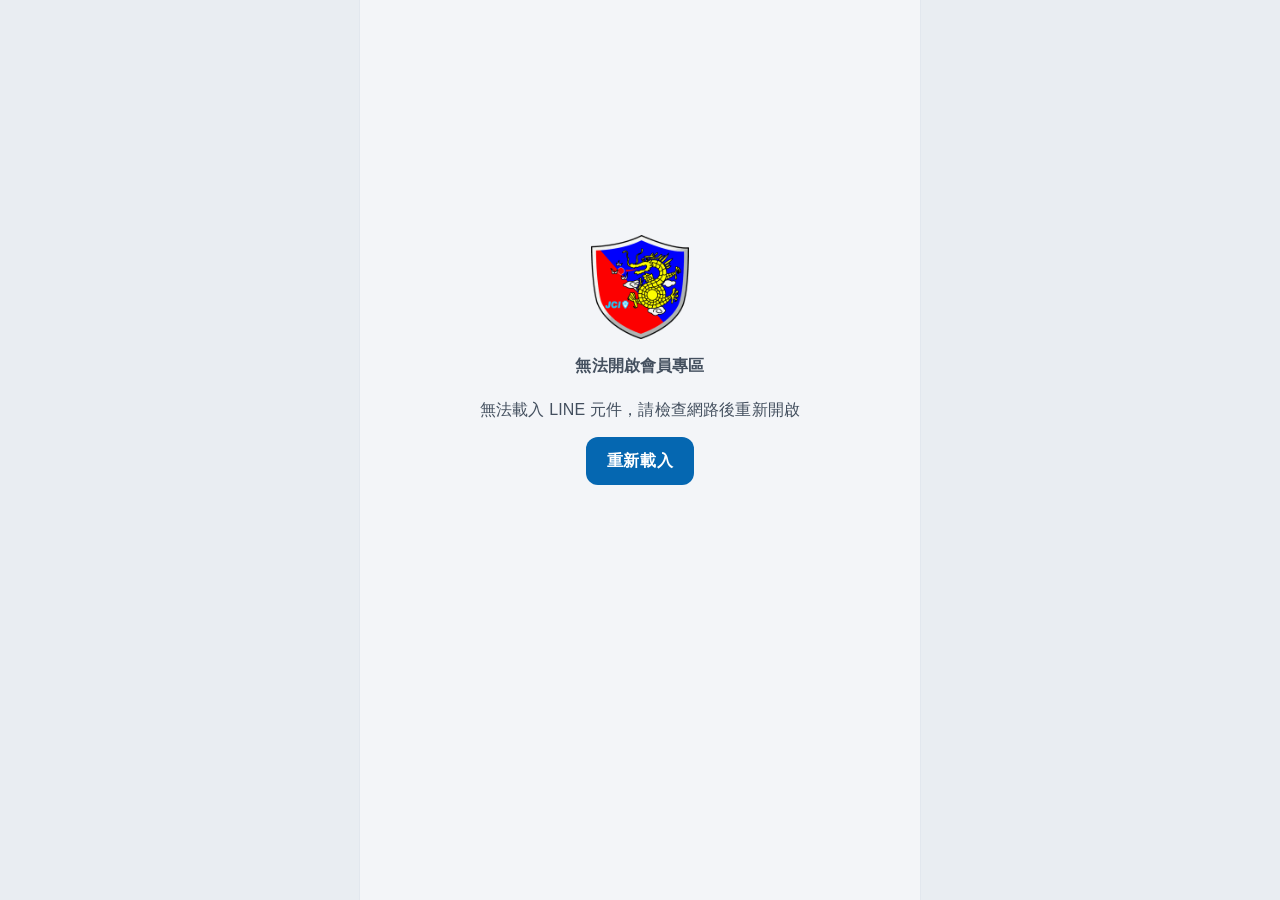
<file: index.html>
<!doctype html>
<html lang="zh-Hant-TW">
<head>
  <!-- 更新網站檔案時，把下面所有 ?v= 後面的版本號一起改掉，手機才會抓新檔（與 app.js 的 APP_VERSION 相同）。
       上傳時把 index.html、css、js 一次拖進去；要分開傳的話，index.html 最後傳。 -->
  <meta charset="utf-8">
  <meta name="viewport" content="width=device-width, initial-scale=1, viewport-fit=cover">
  <meta name="theme-color" content="#0A3D6B">
  <meta name="format-detection" content="telephone=no">
  <title>龍井國際青年商會 會員專區</title>
  <link rel="icon" href="img/logo.png">
  <link rel="apple-touch-icon" href="img/logo.png">
  <link rel="preconnect" href="https://fonts.googleapis.com">
  <link rel="preconnect" href="https://fonts.gstatic.com" crossorigin>
  <link rel="stylesheet" href="https://fonts.googleapis.com/css2?family=Barlow+Condensed:wght@500;600;700&display=swap">
  <link rel="stylesheet" href="css/app.css?v=2026.11.13.1">
</head>
<body>
  <div id="app" class="app"><p style="padding:24px;color:#7B8594">載入中…</p></div>
  <nav id="tabbar" class="tabbar" aria-label="主選單" hidden></nav>
  <div id="toast" class="toast" role="status" aria-live="polite"></div>
  <div id="layer" class="layer" hidden></div>

  <script src="js/config.js?v=2026.11.13.1"></script>
  <script src="js/mock.js?v=2026.11.13.1"></script>
  <script src="js/api.js?v=2026.11.13.1"></script>
  <script src="js/app.js?v=2026.11.13.1"></script>
  <script>
    // 自我檢查：檔案沒上傳完整或 config.js 打錯字時，顯示原因而不是空白頁
    setTimeout(function () {
      if (window.__appStarted && window.Api) return;
      var missing = [];
      if (!window.APP_CONFIG) missing.push('js/config.js（檔案不存在，或內容打錯字：例如全形引號、少了逗號）');
      if (!window.Mock) missing.push('js/mock.js');
      if (!window.Api) missing.push('js/api.js');
      if (!window.__appStarted) missing.push('js/app.js');
      document.getElementById('app').innerHTML =
        '<div style="padding:24px;font:16px/1.7 sans-serif;color:#13243A">' +
        '<p style="font-size:18px;font-weight:700;margin:0 0 8px">網頁檔案不完整，無法啟動</p>' +
        '<p style="margin:0 0 8px">讀取失敗：</p><ul style="margin:0 0 12px;padding-left:20px"><li>' + missing.join('</li><li>') + '</li></ul>' +
        '<p style="margin:0;color:#44505F">請確認網站上 index.html 旁邊有 <b>css</b>、<b>js</b>、<b>img</b> 三個資料夾，裡面各有檔案。</p></div>';
    }, 5000);
  </script>
</body>
</html>
</file>
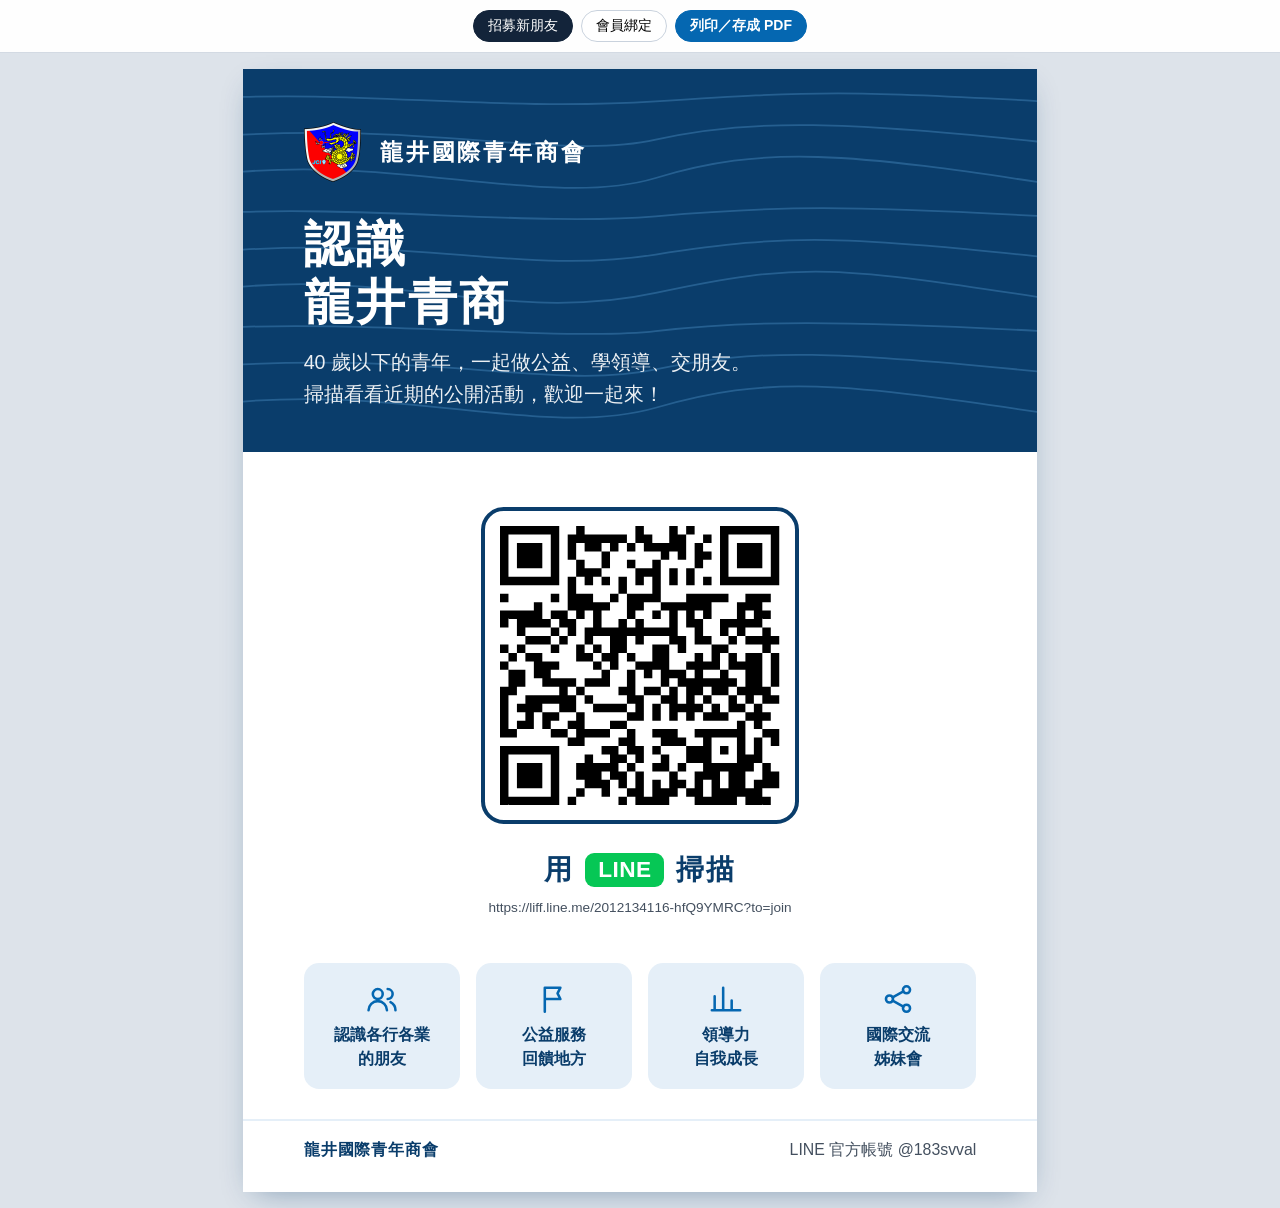
<file: poster.html>
<!doctype html>
<html lang="zh-Hant-TW">
<head>
  <meta charset="utf-8">
  <meta name="viewport" content="width=device-width, initial-scale=1">
  <title>招募海報</title>
  <link rel="icon" href="img/logo.png">
  <style>
    :root { --ink: #13243A; --ink-2: #44505F; --harbor: #0567B1; --deep: #0A3D6B; --tide: #E5EFF8; --buoy: #D9500B; }
    * { box-sizing: border-box; }
    html, body { margin: 0; background: #DDE3EA; color: var(--ink);
      font-family: -apple-system, BlinkMacSystemFont, "PingFang TC", "Noto Sans TC", "Microsoft JhengHei", sans-serif; }
    .bar { position: sticky; top: 0; z-index: 2; display: flex; flex-wrap: wrap; gap: 8px; align-items: center; justify-content: center;
      padding: 10px 12px; background: rgba(255,255,255,.95); border-bottom: 1px solid #D3DAE3; font-size: 14px; }
    .bar button { font: inherit; border: 1px solid #C9D2DD; background: #fff; border-radius: 999px; padding: 6px 14px; cursor: pointer; }
    .bar button[aria-pressed="true"] { background: var(--ink); color: #fff; border-color: var(--ink); }
    .bar .print { background: var(--harbor); border-color: var(--harbor); color: #fff; font-weight: 700; }
    .note { width: 100%; text-align: center; color: #7B4E00; font-size: 13px; }
    .stage { padding: 16px; display: flex; justify-content: center; overflow: hidden; }
    /* A4：210 × 297 mm，畫面上等比縮小 */
    .page { flex: none; width: 210mm; height: 297mm; background: #fff; position: relative; overflow: hidden;
      box-shadow: 0 10px 30px -12px rgba(10,61,107,.45); display: flex; flex-direction: column; }
    .top { flex: none; background: var(--deep); color: #fff; padding: 14mm 16mm 11mm; position: relative; overflow: hidden; }
    .top svg.waves { position: absolute; inset: 0; width: 100%; height: 100%; opacity: .32; }
    .org { position: relative; display: flex; align-items: center; gap: 5mm; font-size: 6.2mm; font-weight: 700; letter-spacing: .12em; }
    .org img { height: 16mm; width: auto; }
    h1 { position: relative; margin: 9mm 0 0; font-size: 13mm; line-height: 1.18; letter-spacing: .06em; font-weight: 900; }
    .sub { position: relative; margin: 4mm 0 0; font-size: 5.2mm; line-height: 1.6; opacity: .92; max-width: 170mm; }
    .mid { flex: 1; min-height: 0; display: flex; flex-direction: column; align-items: center; justify-content: center; padding: 6mm 16mm 4mm; }
    .qr { width: 84mm; height: 84mm; padding: 4mm; border: 1.2mm solid var(--deep); border-radius: 6mm; background: #fff; }
    .qr svg { width: 100%; height: 100%; display: block; }
    .scan { margin-top: 7mm; font-size: 7.4mm; font-weight: 800; color: var(--deep); letter-spacing: .08em; display: flex; align-items: center; gap: 3mm; }
    .scan b { background: #06C755; color: #fff; padding: 1mm 3.4mm; border-radius: 2.4mm; font-size: 6mm; letter-spacing: .02em; }
    .url { margin-top: 3mm; font-size: 3.6mm; color: var(--ink-2); word-break: break-all; text-align: center; }
    .points { flex: none; list-style: none; margin: 0; padding: 0 16mm 8mm; display: grid; grid-template-columns: repeat(4, 1fr); gap: 4mm; }
    .points li { background: var(--tide); border-radius: 4mm; padding: 5mm 3mm; text-align: center; font-size: 4.3mm; font-weight: 700; color: var(--deep); line-height: 1.45; }
    .points svg { display: block; margin: 0 auto 2mm; width: 9mm; height: 9mm; color: var(--harbor); }
    .foot { flex: none; padding: 5mm 16mm 8mm; border-top: 0.6mm solid var(--tide); display: flex; justify-content: space-between; align-items: center; font-size: 4.2mm; color: var(--ink-2); }
    .foot b { color: var(--deep); letter-spacing: .06em; }
    @media screen and (max-width: 840px) {
      .stage { padding: 12px 0 24px; }
      .page { transform-origin: top center; }
    }
    @page { size: A4; margin: 0; }
    @media print {
      html, body { background: #fff; }
      .bar { display: none; }
      .stage { padding: 0; }
      .page { box-shadow: none; transform: none !important; margin: 0 !important; }
      * { -webkit-print-color-adjust: exact; print-color-adjust: exact; }
    }
  </style>
</head>
<body>
  <div class="bar" role="toolbar" aria-label="海報設定">
    <button type="button" data-type="join">招募新朋友</button>
    <button type="button" data-type="member">會員綁定</button>
    <button type="button" class="print" onclick="window.print()">列印／存成 PDF</button>
    <p class="note" id="note" hidden></p>
  </div>
  <div class="stage"><div class="page" id="page"></div></div>

  <script src="js/config.js"></script>
  <script src="js/qrcode.js"></script>
  <script>
  (function () {
    'use strict';
    var CFG = window.APP_CONFIG || {};
    var demo = !CFG.LIFF_ID || !CFG.API_URL || CFG.DEMO;
    var TYPES = {
      join: {
        to: 'join', title: '認識<br>' + (CFG.ORG_SHORT || '龍井青商'),
        sub: '40 歲以下的青年，一起做公益、學領導、交朋友。<br>掃描看看近期的公開活動，歡迎一起來！'
      },
      member: {
        to: 'me', title: '會員專區',
        sub: '會員掃描後，用姓名與手機完成綁定，<br>就能報名活動、看通訊錄、收到會務通知。'
      }
    };
    var ICON = {
      users: '<circle cx="9" cy="8.5" r="3.5"/><path d="M2.5 20a6.5 6.5 0 0 1 13 0M16 5a3.5 3.5 0 0 1 0 7M18 14.2a6.5 6.5 0 0 1 3.5 5.8"/>',
      flag: '<path d="M5.5 21V4M5.5 4h11l-2 4 2 4h-11"/>',
      chart: '<path d="M4 20V10M10 20V4M16 20v-7M22 20H2"/>',
      share: '<circle cx="18" cy="5.5" r="2.5"/><circle cx="6" cy="12" r="2.5"/><circle cx="18" cy="18.5" r="2.5"/><path d="m8.2 10.8 7.6-4.1M8.2 13.2l7.6 4.1"/>'
    };
    function icon(n) {
      return '<svg viewBox="0 0 24 24" fill="none" stroke="currentColor" stroke-width="1.8" stroke-linecap="round" stroke-linejoin="round">' + ICON[n] + '</svg>';
    }
    function esc(s) {
      return String(s || '').replace(/[&<>"']/g, function (c) { return { '&': '&amp;', '<': '&lt;', '>': '&gt;', '"': '&quot;', "'": '&#39;' }[c]; });
    }
    function waves() {
      var p = '';
      for (var i = 0; i < 9; i++) {
        var y = 20 + i * 26, a = 6 + (i % 3) * 5, o = i * 41;
        p += '<path d="M-20 ' + y + ' C ' + (70 + o % 60) + ' ' + (y - a) + ', ' + (160 + o % 50) + ' ' + (y + a * 1.5) + ', 260 ' + (y + 2) +
          ' S ' + (380 - o % 40) + ' ' + (y - a) + ', 520 ' + (y + a * .5) + '" fill="none" stroke="#5FA8E0" stroke-width="1.2"/>';
      }
      return '<svg class="waves" viewBox="0 0 500 260" preserveAspectRatio="none" aria-hidden="true">' + p + '</svg>';
    }
    function linkFor(to) {
      if (demo) return new URL('index.html#/' + to, location.href).toString();
      return 'https://liff.line.me/' + CFG.LIFF_ID + '?to=' + encodeURIComponent(to);
    }
    function qr(text) {
      var q = window.qrcode(0, 'M');
      q.addData(text);
      q.make();
      return q.createSvgTag({ cellSize: 8, margin: 0, scalable: true });
    }
    function render(type) {
      var t = TYPES[type] || TYPES.join;
      var url = linkFor(t.to);
      document.getElementById('page').innerHTML =
        '<section class="top">' + waves() + '<div class="org"><img src="img/logo.png" alt="" onerror="this.hidden=true">' + esc(CFG.ORG_NAME || '') + '</div>' +
        '<h1>' + t.title + '</h1><p class="sub">' + t.sub + '</p></section>' +
        '<section class="mid"><div class="qr">' + qr(url) + '</div><div class="scan">用 <b>LINE</b> 掃描</div><div class="url">' + esc(url) + '</div></section>' +
        (type === 'join' ? '<ul class="points">' + [['users', '認識各行各業<br>的朋友'], ['flag', '公益服務<br>回饋地方'], ['chart', '領導力<br>自我成長'], ['share', '國際交流<br>姊妹會']].map(function (x) {
          return '<li>' + icon(x[0]) + x[1] + '</li>';
        }).join('') + '</ul>' : '') +
        '<footer class="foot"><b>' + esc(CFG.ORG_NAME || '') + '</b><span>' + (CFG.OA_BASIC_ID ? 'LINE 官方帳號 ' + esc(CFG.OA_BASIC_ID) : 'JCI Longjing') + '</span></footer>';
      Array.prototype.forEach.call(document.querySelectorAll('[data-type]'), function (b) {
        b.setAttribute('aria-pressed', String(b.getAttribute('data-type') === type));
      });
      var note = document.getElementById('note');
      note.hidden = !demo;
      note.textContent = '示範模式：正式上線（config.js 填好 LIFF_ID）後，QR code 會連到 LINE 會員專區。';
      fit();
    }
    function fit() {
      var page = document.getElementById('page');
      var w = page.offsetWidth, avail = document.documentElement.clientWidth - 24;
      var s = Math.min(1, avail / w);
      page.style.transform = s < 1 ? 'scale(' + s + ')' : '';
      page.style.marginBottom = s < 1 ? (-(1 - s) * page.offsetHeight) + 'px' : '';
    }
    var type = new URLSearchParams(location.search).get('type') === 'member' ? 'member' : 'join';
    document.addEventListener('click', function (e) {
      var b = e.target.closest('[data-type]');
      if (!b) return;
      type = b.getAttribute('data-type');
      history.replaceState(null, '', '?type=' + type);
      render(type);
    });
    window.addEventListener('resize', fit);
    window.addEventListener('beforeprint', function () { var p = document.getElementById('page'); p.style.transform = ''; p.style.marginBottom = ''; });
    window.addEventListener('afterprint', fit);
    render(type);
  })();
  </script>
</body>
</html>
</file>
<file: css/app.css>
/* ─────────────────────────────────────────────
   龍井青商會員專區
   色彩取自台中港：港灣藍、深海藍，浮標橘只用在「需要注意」的地方
   ───────────────────────────────────────────── */
:root {
  color-scheme: light;
  --ink: #13243A;
  --ink-2: #44505F;
  --muted: #7B8594;
  --line: #E2E7EE;
  --paper: #F3F5F8;
  --surface: #FFFFFF;
  --harbor: #0567B1;
  --harbor-deep: #0A3D6B;
  --tide: #E5EFF8;
  --buoy: #D9500B;
  --buoy-soft: #FDEDE3;
  --ok: #17794F;
  --ok-soft: #E3F4EC;
  --danger: #B42318;
  --danger-soft: #FCE9E7;
  --line-green: #06C755;

  --font: -apple-system, BlinkMacSystemFont, "PingFang TC", "Noto Sans TC", "Microsoft JhengHei", "Heiti TC", sans-serif;
  --num: "Barlow Condensed", "Arial Narrow", var(--font);
  --r-lg: 18px;
  --r: 12px;
  --r-sm: 8px;
  --gutter: 16px;
  --tabbar-h: 60px;
  --safe-b: env(safe-area-inset-bottom, 0px);
}

* { box-sizing: border-box; }
html { -webkit-text-size-adjust: 100%; }
body {
  margin: 0;
  background: var(--paper);
  color: var(--ink);
  font: 16px/1.6 var(--font);
  letter-spacing: .01em;
  -webkit-font-smoothing: antialiased;
  -webkit-tap-highlight-color: transparent;
}
body.has-tabbar { padding-bottom: calc(var(--tabbar-h) + var(--safe-b) + 12px); }
body.has-actionbar { padding-bottom: calc(76px + var(--safe-b)); }
body.sheet-open { overflow: hidden; }

a { color: var(--harbor); text-decoration: none; }
button, input, select, textarea { font: inherit; color: inherit; }
button { cursor: pointer; }
h1, h2, h3, p { margin: 0; }
:focus-visible { outline: 2.5px solid var(--harbor); outline-offset: 2px; border-radius: 6px; }
[hidden] { display: none !important; }

.app { max-width: 560px; margin: 0 auto; min-height: 100vh; }
.view { padding: 4px var(--gutter) 24px; }
.ic { width: 20px; height: 20px; flex: none; }
.muted { color: var(--muted); }

/* ── 示範模式提示列 ── */
.demobar {
  display: flex; align-items: center; justify-content: space-between; gap: 8px;
  padding: 6px var(--gutter); background: #FFF6D6; color: #6B4E00; font-size: 13px;
  border-bottom: 1px solid #F0DE9F;
}
.demobar-btn {
  border: 1px solid #E2C766; background: #FFFBEB; border-radius: 999px; padding: 2px 10px; font-size: 13px; color: #6B4E00;
  display: inline-flex; gap: 4px; align-items: center;
}

/* ── 上方列 ── */
.topbar {
  position: sticky; top: 0; z-index: 20;
  display: flex; align-items: center; justify-content: space-between; gap: 8px;
  height: 56px; padding: 0 8px 0 var(--gutter);
  background: rgba(243, 245, 248, .92);
  -webkit-backdrop-filter: saturate(1.4) blur(12px);
  backdrop-filter: saturate(1.4) blur(12px);
}
.is-demo .topbar { top: 0; }
.topbar.is-sub { padding-left: 4px; border-bottom: 1px solid var(--line); background: rgba(255, 255, 255, .94); }
.topbar-title { flex: 1; font-weight: 600; font-size: 16px; white-space: nowrap; overflow: hidden; text-overflow: ellipsis; }
.topbar-actions { display: flex; align-items: center; gap: 2px; }
.brand { display: flex; align-items: center; gap: 10px; min-width: 0; font-weight: 700; font-size: 17px; letter-spacing: .04em; }
.brand-name { white-space: nowrap; overflow: hidden; text-overflow: ellipsis; }
.brand-logo { display: block; height: 36px; width: auto; flex: none; }
.brand-logo.big { height: 104px; }
.iconbtn {
  display: inline-grid; place-items: center; width: 44px; height: 44px; border: 0; border-radius: 50%;
  background: transparent; color: var(--ink-2);
}
.iconbtn:active { background: rgba(19, 36, 58, .07); }
.iconbtn[aria-busy="true"] .ic { animation: spin 1s linear infinite; }
.avatar-btn { border: 0; padding: 6px; background: none; border-radius: 50%; }
.avatar { border-radius: 50%; object-fit: cover; display: inline-block; background: var(--tide); }
.avatar-txt {
  display: inline-grid; place-items: center; width: 40px; height: 40px; flex: none;
  color: var(--harbor-deep); font-weight: 700; font-size: 16px; background: var(--tide);
}

/* ── 頁面標題 ── */
.page-head { display: flex; align-items: center; justify-content: space-between; gap: 12px; margin: 8px 0 14px; }
.page-title { font-size: 28px; line-height: 1.25; font-weight: 700; letter-spacing: .04em; }
.view > .page-title { margin: 8px 0 14px; }

/* ── 會員證 ── */
.mcard {
  position: relative; overflow: hidden; isolation: isolate;
  margin: 6px 0 18px; padding: 18px 20px 20px; min-height: 196px;
  border-radius: var(--r-lg); color: #fff;
  background: var(--harbor-deep);
  box-shadow: 0 1px 0 rgba(255, 255, 255, .08) inset, 0 14px 30px -18px rgba(10, 61, 107, .9);
}
.mcard-contours { position: absolute; inset: 0; width: 100%; height: 100%; z-index: -1; }
.mcard-contours path { fill: none; stroke: #5FA8E0; stroke-width: 1; opacity: .28; }
.mcard-contours path:nth-child(3n) { opacity: .45; }
.mcard-top { display: flex; justify-content: space-between; align-items: center; gap: 12px; font-size: 13px; }
.mcard-org { opacity: .85; letter-spacing: .08em; }
.mcard-role {
  padding: 2px 10px; border-radius: 999px; font-weight: 600; font-size: 12.5px;
  background: rgba(255, 255, 255, .14); border: 1px solid rgba(255, 255, 255, .25);
}
.mcard-name { margin-top: 26px; font-size: 30px; line-height: 1.2; font-weight: 700; letter-spacing: .12em; }
.mcard-sub { margin-top: 4px; font-size: 14px; opacity: .85; min-height: 1.6em; }
.mcard-meta { display: flex; gap: 28px; margin: 18px 0 0; }
.mcard-meta div { display: flex; flex-direction: column; }
.mcard-meta dt { font-size: 11.5px; opacity: .7; }
.mcard-meta dd { margin: 0; font-family: var(--num); font-size: 24px; line-height: 1.1; font-weight: 600; letter-spacing: .04em; }
.mcard.is-guest { min-height: 0; }
.mcard.is-guest .mcard-name { margin-top: 18px; font-size: 22px; letter-spacing: .04em; }
.mcard-note { margin-top: 6px; font-size: 14.5px; opacity: .9; max-width: 30em; }
.mcard .btn-onbrand { margin-top: 16px; }

/* 第一次載入時唯一的動畫：會員證浮上來，等深線慢慢出現 */
.is-ready .view-home .mcard { animation: rise .55s cubic-bezier(.2, .8, .2, 1) both; }
.is-ready .view-home .mcard-contours path { stroke-dasharray: 600; animation: draw 1.6s ease-out both; }
@keyframes rise { from { transform: translateY(10px); opacity: 0; } to { transform: none; opacity: 1; } }
@keyframes draw { from { stroke-dashoffset: 600; } to { stroke-dashoffset: 0; } }

/* ── 提示區塊 ── */
.notice {
  display: flex; align-items: center; gap: 12px; justify-content: space-between;
  margin: 0 0 16px; padding: 14px 14px 14px 16px; border-radius: var(--r);
  background: var(--surface); border: 1px solid var(--line);
}
.notice b { font-size: 15px; }
.notice p { font-size: 13px; color: var(--muted); margin-top: 2px; }
.banner { margin-top: 12px; padding: 10px 14px; border-radius: var(--r-sm); font-size: 14px; font-weight: 600; }
.view > .banner:first-child { margin-top: 0; margin-bottom: 12px; }
.banner.is-ok b, .banner.is-muted b, .banner.is-danger b { font-size: 15px; }
.banner b + br + * , .view .banner { font-weight: 500; }
.view .banner b { font-weight: 700; }
.banner.is-danger { background: var(--danger-soft); color: var(--danger); }
.banner.is-muted { background: var(--paper); color: var(--ink-2); border: 1px dashed var(--line); }

/* ── 管理捷徑 ── */
.shortcuts { display: flex; gap: 8px; overflow-x: auto; margin: 0 calc(-1 * var(--gutter)) 18px; padding: 0 var(--gutter) 2px; scrollbar-width: none; }
.shortcuts::-webkit-scrollbar { display: none; }
.chip-btn {
  flex: none; display: inline-flex; align-items: center; gap: 6px; height: 38px; padding: 0 14px;
  border-radius: 999px; border: 1px solid var(--line); background: var(--surface); color: var(--ink); font-size: 14px; font-weight: 600;
}
.chip-btn .ic { width: 17px; height: 17px; color: var(--harbor); }
.count {
  font-style: normal; display: inline-grid; place-items: center; min-width: 20px; height: 20px; padding: 0 6px;
  border-radius: 999px; background: var(--buoy); color: #fff; font-size: 12px; font-family: var(--num); font-weight: 600;
}

/* ── 區塊 ── */
.block { margin-bottom: 26px; }
.block-head { display: flex; align-items: baseline; justify-content: space-between; gap: 12px; margin-bottom: 10px; }
.block-head h2 { font-size: 18px; font-weight: 700; letter-spacing: .03em; }
.block-head a, .linkbtn {
  font-size: 14px; color: var(--harbor); background: none; border: 0; padding: 4px 0;
  display: inline-flex; align-items: center; gap: 4px;
}
.linkbtn .ic { width: 16px; height: 16px; }
.card { background: var(--surface); border-radius: var(--r); padding: 18px 16px; border: 1px solid var(--line); }
.card h2 { font-size: 18px; margin-bottom: 6px; }
.card > .muted { font-size: 14px; margin-bottom: 14px; }
.summary { font-size: 14px; color: var(--ink-2); margin: 6px 0 14px; }
.summary b { font-family: var(--num); font-size: 18px; color: var(--ink); }

/* ── 下一場活動 ── */
.next {
  display: flex; gap: 0; color: inherit; background: var(--surface); border-radius: var(--r);
  border: 1px solid var(--line); overflow: hidden;
}
.next-date {
  flex: none; width: 84px; display: flex; flex-direction: column; align-items: center; justify-content: center;
  padding: 14px 0; background: var(--tide); color: var(--harbor-deep); border-right: 1px solid #D3E3F2;
}
.next-m { font-size: 13px; font-weight: 600; }
.next-d { font-family: var(--num); font-size: 48px; line-height: 1; font-weight: 700; margin: 2px 0; }
.next-w { font-size: 13px; }
.next-body { flex: 1; min-width: 0; padding: 14px 16px; }
.next-body h3 { font-size: 18px; line-height: 1.4; margin: 4px 0 6px; }
.next-body p { display: flex; align-items: flex-start; gap: 6px; font-size: 14px; color: var(--ink-2); line-height: 1.5; margin-top: 2px; }
.next-body p .ic { width: 16px; height: 16px; margin-top: 3px; color: var(--muted); }
.next-foot { display: flex; align-items: center; gap: 10px; flex-wrap: wrap; margin-top: 10px; }
.next-count { font-size: 13px; font-weight: 700; color: var(--harbor); }
.rows-compact { margin-top: 10px; }

/* ── 類別、標籤 ── */
.cat { display: inline-flex; align-items: center; gap: 6px; font-size: 12.5px; font-weight: 600; color: var(--ink-2); }
.cat::before { content: ""; width: 8px; height: 8px; border-radius: 2px; background: var(--c, var(--muted)); }
.pill {
  display: inline-block; padding: 1px 9px; border-radius: 999px; font-size: 12.5px; font-weight: 600;
  background: var(--tide); color: var(--harbor-deep); white-space: nowrap;
}
.pill.is-ok { background: var(--ok-soft); color: var(--ok); }
.pill.is-alert { background: var(--buoy-soft); color: var(--buoy); }
.pill.is-danger { background: var(--danger-soft); color: var(--danger); }
.pill.is-muted { background: #EEF0F3; color: var(--muted); }
.tag { font-size: 11.5px; padding: 0 6px; border-radius: 4px; background: var(--buoy-soft); color: var(--buoy); margin-left: 6px; font-weight: 600; }

/* ── 列表 ── */
.rows { background: var(--surface); border-radius: var(--r); border: 1px solid var(--line); overflow: hidden; }
.rows > :not(:first-child) { border-top: 1px solid var(--line); }
.month { font-size: 14px; font-weight: 700; color: var(--ink-2); margin: 20px 0 8px; display: flex; gap: 8px; align-items: baseline; letter-spacing: .04em; }
.month small { font-weight: 400; color: var(--muted); font-size: 13px; }
.month:first-child, .seg + .month, .chips + .month { margin-top: 6px; }

.erow { display: flex; gap: 14px; padding: 14px 16px 14px 12px; color: inherit; }
.erow:active, .nrow:active, .mrow:active { background: #F7F9FB; }
.erow-date { flex: none; width: 44px; text-align: center; display: flex; flex-direction: column; color: var(--harbor-deep); }
.erow-date b { font-family: var(--num); font-size: 30px; line-height: 1; font-weight: 700; }
.erow-date .erow-m { font-size: 12px; font-weight: 600; line-height: 1; margin-bottom: 4px; }
.erow-date .erow-w { font-size: 12px; margin-top: 4px; color: var(--muted); }
/* 週末：整個日期區塊上色（月、日、星期） */
.erow-date.is-sat, .next-date.is-sat { color: #17794F; }
.erow-date.is-sun, .next-date.is-sun { color: #C62828; }
.erow-date.is-sat .erow-w, .erow-date.is-sun .erow-w { color: inherit; font-weight: 600; }
.erow-body { flex: 1; min-width: 0; }
.erow-title { font-size: 16px; font-weight: 600; line-height: 1.45; margin-top: 2px; }
.erow-meta { font-size: 13.5px; color: var(--ink-2); margin-top: 2px; }
.erow-state { margin-top: 6px; }
.erow-state:empty { display: none; }
.erow.is-past .erow-title { color: var(--muted); }
.erow.is-past .erow-date { opacity: .55; }
.erow.is-cancelled .erow-title { text-decoration: line-through; color: var(--muted); }

.nrow { display: block; padding: 14px 16px; color: inherit; }
.nrow-top { display: flex; align-items: center; gap: 10px; font-size: 12.5px; }
.nrow-top time { margin-left: auto; color: var(--muted); font-family: var(--num); font-size: 14px; letter-spacing: .03em; }
.nrow-pin { display: inline-flex; align-items: center; gap: 2px; color: var(--buoy); font-weight: 700; }
.nrow-pin .ic { width: 14px; height: 14px; }
.nrow-title { font-size: 16px; font-weight: 600; line-height: 1.45; margin-top: 4px; }
.nrow-excerpt {
  font-size: 13.5px; color: var(--ink-2); margin-top: 2px;
  display: -webkit-box; -webkit-line-clamp: 2; -webkit-box-orient: vertical; overflow: hidden;
}

/* ── 分段、篩選 ── */
.seg { display: grid; grid-auto-flow: column; grid-auto-columns: 1fr; padding: 3px; background: #E6EAF0; border-radius: 10px; margin-bottom: 4px; }
.seg button { border: 0; background: none; padding: 7px 0; border-radius: 8px; font-size: 14px; font-weight: 600; color: var(--ink-2); }
.seg button[aria-selected="true"] { background: var(--surface); color: var(--ink); box-shadow: 0 1px 2px rgba(19, 36, 58, .12); }
.chips { display: flex; gap: 8px; overflow-x: auto; margin: 0 calc(-1 * var(--gutter)) 12px; padding: 0 var(--gutter) 2px; scrollbar-width: none; }
.chips::-webkit-scrollbar { display: none; }
.chips button {
  flex: none; border: 1px solid var(--line); background: var(--surface); padding: 5px 14px; border-radius: 999px;
  font-size: 14px; color: var(--ink-2);
}
.chips button[aria-selected="true"] { background: var(--ink); border-color: var(--ink); color: #fff; }
.search {
  display: flex; align-items: center; gap: 8px; background: var(--surface); border: 1px solid var(--line);
  border-radius: var(--r); padding: 0 12px; margin-bottom: 12px;
}
.search .ic { color: var(--muted); }
.search input[type=search][data-filter] { flex: 1; border: 0; outline: 0; background: none; height: 44px; padding: 0; font-size: 16px; min-width: 0; box-shadow: none; }
.search:focus-within { border-color: var(--harbor); box-shadow: 0 0 0 3px rgba(5, 103, 177, .15); }

/* ── 活動詳情 ── */
.view-detail { padding-top: 0; }
.hero { display: block; width: calc(100% + 2 * var(--gutter)); margin: 0 calc(-1 * var(--gutter)); aspect-ratio: 20 / 13; object-fit: cover; background: var(--tide); }
.detail-head { padding: 18px 0 8px; }
.detail-head h1 { font-size: 24px; line-height: 1.35; margin-top: 6px; letter-spacing: .02em; }
.byline { font-size: 13.5px; color: var(--muted); margin-top: 8px; }
.facts { list-style: none; margin: 8px 0 18px; padding: 4px 16px; background: var(--surface); border-radius: var(--r); border: 1px solid var(--line); }
.facts li { display: flex; gap: 12px; padding: 12px 0; align-items: flex-start; }
.facts li + li { border-top: 1px solid var(--line); }
.facts .ic { color: var(--harbor); margin-top: 2px; }
.facts li > div { display: flex; flex-direction: column; gap: 2px; min-width: 0; flex: 1; }
.facts b { font-weight: 600; font-size: 15.5px; line-height: 1.45; }
.facts span { font-size: 13.5px; color: var(--muted); }
.facts span a { display: inline-flex; align-items: center; gap: 4px; font-weight: 600; }
.facts span a .ic { width: 16px; height: 16px; margin: 0; }
.capbar { display: block; height: 6px; border-radius: 3px; background: #E6EAF0; overflow: hidden; margin-top: 6px; }
.capbar i { display: block; height: 100%; background: var(--harbor); border-radius: 3px; }
.capbar.is-alert i { background: var(--buoy); }
.prose { font-size: 16px; line-height: 1.8; color: var(--ink); margin-bottom: 20px; max-width: 36em; }
.prose p + p { margin-top: .9em; }
.prose a { word-break: break-all; }
.myreg {
  display: flex; align-items: center; gap: 12px; padding: 14px 16px; margin-bottom: 20px;
  border-radius: var(--r); background: var(--ok-soft); color: var(--ok);
}
.myreg > div { flex: 1; display: flex; flex-direction: column; }
.myreg span { font-size: 13.5px; color: var(--ink-2); }
.manage, .reglist { margin: 8px 0 22px; }
.manage h2, .reglist h2 { font-size: 16px; font-weight: 700; margin-bottom: 10px; }
.manage-actions { display: flex; flex-wrap: wrap; gap: 8px; }
.regs { list-style: none; margin: 8px 0 0; padding: 0; background: var(--surface); border: 1px solid var(--line); border-radius: var(--r); counter-reset: r; }
.regs li { display: flex; align-items: center; gap: 8px; padding: 8px 6px 8px 14px; counter-increment: r; }
.regs li + li { border-top: 1px solid var(--line); }
.regs li > div { flex: 1; min-width: 0; }
.regs li > div::before { content: counter(r) "."; font-family: var(--num); color: var(--muted); margin-right: 8px; display: inline-block; min-width: 1.4em; }
.regs-n { font-size: 13px; color: var(--harbor); font-weight: 600; margin-left: 8px; }
.regs-note { display: block; font-size: 13px; color: var(--muted); padding-left: 2.1em; }
.reglist > .muted { font-size: 13.5px; }

/* ── 底部動作列 ── */
.actionbar {
  position: fixed; left: 0; right: 0; bottom: 0; z-index: 30;
  display: flex; gap: 10px; padding: 10px var(--gutter) calc(10px + var(--safe-b));
  background: rgba(255, 255, 255, .96); border-top: 1px solid var(--line);
  max-width: 560px; margin: 0 auto;
}
.actionbar .btn-primary { flex: 1; }
.actionbar .iconbtn { border: 1px solid var(--line); background: var(--surface); width: 48px; height: 48px; border-radius: var(--r); color: var(--harbor); }

/* ── 按鈕 ── */
.btn {
  display: inline-flex; align-items: center; justify-content: center; gap: 6px;
  height: 48px; padding: 0 20px; border-radius: var(--r); border: 1px solid transparent;
  font-size: 16px; font-weight: 700; letter-spacing: .04em; white-space: nowrap;
}
.btn .ic { width: 18px; height: 18px; }
.btn-primary { background: var(--harbor); color: #fff; }
.btn-primary:active { background: #04569A; }
.btn-primary:disabled { background: #C6CDD6; color: #fff; }
.btn-danger { background: var(--danger); color: #fff; }
.btn-ghost { background: var(--surface); border-color: var(--line); color: var(--ink); }
.btn-ghost.is-danger { color: var(--danger); }
.btn-onbrand { background: #fff; color: var(--harbor-deep); height: 42px; }
.btn-line { background: var(--line-green); color: #fff; height: 40px; padding: 0 14px; font-size: 14.5px; flex: none; }
.btn-small { height: 36px; padding: 0 12px; font-size: 14px; border-radius: 10px; }
.btn-block { width: 100%; }
.btn[aria-busy="true"] { position: relative; color: transparent !important; }
.btn[aria-busy="true"]::after {
  content: ""; position: absolute; width: 20px; height: 20px; border-radius: 50%;
  border: 2.5px solid rgba(255, 255, 255, .5); border-top-color: #fff; animation: spin .8s linear infinite;
}
.btn-ghost[aria-busy="true"]::after { border-color: rgba(5, 103, 177, .3); border-top-color: var(--harbor); }

/* ── 表單 ── */
.form { display: flex; flex-direction: column; gap: 14px; }
.field { display: flex; flex-direction: column; gap: 6px; border: 0; margin: 0; padding: 0; min-width: 0; }
.field label, .field legend { font-size: 14px; font-weight: 600; color: var(--ink-2); padding: 0; }
.field-row { display: grid; grid-template-columns: 1fr 1fr; gap: 12px; }
.field-row .field { min-width: 0; }
input:not([type=checkbox]):not([type=radio]), select, textarea {
  width: 100%; min-width: 0; border: 1px solid #CBD3DD; border-radius: 10px; background: var(--surface);
  padding: 11px 12px; font-size: 16px; line-height: 1.4; outline: 0; -webkit-appearance: none; appearance: none;
}
input[type=datetime-local] { min-height: 46px; font-size: 15px; }
select {
  background-image: url("data:image/svg+xml,%3Csvg xmlns='http://www.w3.org/2000/svg' viewBox='0 0 24 24' fill='none' stroke='%237B8594' stroke-width='2' stroke-linecap='round'%3E%3Cpath d='M7 10l5 5 5-5'/%3E%3C/svg%3E");
  background-repeat: no-repeat; background-position: right 10px center; background-size: 18px; padding-right: 34px;
}
input:focus, select:focus, textarea:focus { border-color: var(--harbor); box-shadow: 0 0 0 3px rgba(5, 103, 177, .15); }
textarea { resize: vertical; }
.hint { font-size: 13px; color: var(--muted); line-height: 1.5; }
.radios { display: flex; flex-wrap: wrap; gap: 8px 18px; }
.radios label { display: inline-flex; align-items: center; gap: 6px; font-size: 15px; font-weight: 400; color: var(--ink); }
input[type=radio], input[type=checkbox] { width: 20px; height: 20px; accent-color: var(--harbor); margin: 0; flex: none; }
.check { display: flex; gap: 10px; align-items: flex-start; font-size: 15px; padding: 12px 14px; border-radius: var(--r); background: var(--surface); border: 1px solid var(--line); }
.check input { margin-top: 2px; }
.check span { display: flex; flex-direction: column; }
.check small { font-size: 13px; color: var(--muted); }
.form-actions { margin-top: 6px; }
.form-actions.two { display: grid; grid-template-columns: 1fr 1fr; gap: 10px; }
.stepper { display: flex; align-items: center; gap: 6px; }
.stepper input[type=number] { width: 88px; text-align: center; font-family: var(--num); font-size: 22px; font-weight: 600; padding: 6px; }
.stepper .iconbtn { border: 1px solid var(--line); background: var(--surface); width: 44px; height: 44px; }
.notfound { margin-top: 18px; padding-top: 16px; border-top: 1px dashed var(--line); font-size: 14.5px; color: var(--ink-2); }
.notfound p + p { margin: 4px 0 14px; }

/* ── 個人頁 ── */
.profile { display: flex; align-items: center; gap: 14px; margin-bottom: 18px; }
.profile > div { display: flex; flex-direction: column; }
.profile b { font-size: 19px; }
.profile span { font-size: 14px; color: var(--ink-2); }
.profile .avatar-txt { width: 56px; height: 56px; font-size: 22px; }
.menu { background: var(--surface); border: 1px solid var(--line); border-radius: var(--r); overflow: hidden; }
.menu-item {
  display: flex; align-items: center; gap: 12px; width: 100%; padding: 13px 12px 13px 16px; border: 0; background: none; text-align: left;
}
.menu-item + .menu-item { border-top: 1px solid var(--line); }
.menu-item > .ic:first-child { color: var(--harbor); }
.menu-item > div { flex: 1; display: flex; flex-direction: column; min-width: 0; }
.menu-item b { font-size: 15.5px; font-weight: 600; }
.menu-item span { font-size: 13px; color: var(--muted); }
.menu-item .chev { color: #B4BCC7; width: 18px; height: 18px; }
.menu-item:active { background: #F7F9FB; }
.about { font-size: 13px; color: var(--muted); text-align: center; }
.about p + p { margin-top: 4px; }
.about .linkbtn { font-size: 13px; margin-left: 4px; }

/* ── 通訊錄 ── */
.drow summary { display: flex; align-items: center; gap: 12px; padding: 10px 6px 10px 14px; list-style: none; cursor: pointer; }
.drow summary::-webkit-details-marker { display: none; }
.drow-main { flex: 1; min-width: 0; display: flex; flex-direction: column; }
.drow-main b { font-size: 16px; font-weight: 600; }
.drow-main span { font-size: 13px; color: var(--muted); white-space: nowrap; overflow: hidden; text-overflow: ellipsis; }
.drow .iconbtn { color: var(--harbor); }
.drow-more { margin: 0; padding: 0 16px 14px 66px; display: grid; gap: 4px; font-size: 14px; }
.drow-more div { display: flex; gap: 12px; }
.drow-more dt { color: var(--muted); width: 4.5em; flex: none; }
.drow-more dd { margin: 0; word-break: break-all; }
.drow[open] { background: #FAFBFC; }

/* ── 會員管理 ── */
.mrow { display: flex; align-items: center; gap: 12px; width: 100%; padding: 12px 14px 12px 16px; background: none; border: 0; text-align: left; }
.mrow-main { flex: 1; min-width: 0; display: flex; flex-direction: column; }
.mrow-main b { font-size: 16px; font-weight: 600; }
.mrow-main span { font-size: 13px; color: var(--muted); font-family: var(--num); letter-spacing: .03em; font-size: 14.5px; }
.mrow-side { display: flex; flex-direction: column; align-items: flex-end; gap: 4px; }
.role-tag { font-size: 13px; font-weight: 600; color: var(--harbor-deep); }
.bound { font-size: 12px; color: var(--muted); display: inline-flex; align-items: center; gap: 4px; }
.bound::before { content: ""; width: 7px; height: 7px; border-radius: 50%; background: #C6CDD6; }
.bound.is-on { color: var(--ok); }
.bound.is-on::before { background: var(--line-green); }
.mrow.is-disabled .mrow-main b { color: var(--muted); text-decoration: line-through; }

/* ── 綁定審核 ── */
.req { margin-bottom: 12px; }
.req-head { display: flex; justify-content: space-between; align-items: baseline; }
.req-head b { font-size: 18px; }
.req-head time { font-size: 13px; color: var(--muted); }
.req-info { margin: 10px 0 14px; display: grid; gap: 4px; font-size: 14.5px; }
.req-info div { display: flex; gap: 12px; }
.req-info dt { width: 5em; color: var(--muted); flex: none; }
.req-info dd { margin: 0; }
.req-actions { display: flex; flex-wrap: wrap; gap: 8px; }
.handled { margin-top: 18px; }
.handled summary { font-size: 14px; color: var(--ink-2); padding: 8px 0; cursor: pointer; }

/* ── 發送通知 ── */
.quota { padding: 12px 14px; border-radius: var(--r); background: var(--surface); border: 1px solid var(--line); font-size: 14px; margin: 8px 0 18px; }
.quota-row { display: flex; justify-content: space-between; }
.quota b { font-family: var(--num); font-size: 18px; }
.step { margin-bottom: 22px; display: flex; flex-direction: column; gap: 12px; }
.step h2 { display: flex; align-items: center; gap: 10px; font-size: 17px; }
.step-n {
  display: inline-grid; place-items: center; width: 26px; height: 26px; border-radius: 50%;
  background: var(--harbor-deep); color: #fff; font-family: var(--num); font-size: 16px; font-weight: 600;
}
.choices { display: flex; flex-direction: column; background: var(--surface); border: 1px solid var(--line); border-radius: var(--r); overflow: hidden; }
.choice { display: flex; gap: 12px; align-items: flex-start; padding: 13px 14px; cursor: pointer; }
.choice + .choice, .choice-more + .choice { border-top: 1px solid var(--line); }
.choice input { margin-top: 3px; }
.choice span { display: flex; flex-direction: column; }
.choice b { font-weight: 600; font-size: 15.5px; }
.choice small { font-size: 13px; color: var(--muted); }
.choices .choice-more { padding: 0 14px 14px 46px; }
.choices .chips { margin: 0; padding: 0; flex-wrap: wrap; }
.choices .chips-all { margin-top: 8px; font-weight: 600; }
.chip-check { position: relative; }
.chip-check input { position: absolute; opacity: 0; width: 1px; height: 1px; }
.chip-check span { display: inline-block; padding: 5px 14px; border-radius: 999px; border: 1px solid var(--line); font-size: 14px; background: var(--surface); }
.chip-check input:checked + span { background: var(--ink); border-color: var(--ink); color: #fff; }
.chip-check input:focus-visible + span { outline: 2.5px solid var(--harbor); outline-offset: 2px; }
.estimate { font-size: 14px; color: var(--ink-2); }
.estimate b { font-family: var(--num); font-size: 19px; color: var(--ink); }
.is-danger-text { color: var(--danger); }
.lp { display: flex; gap: 8px; align-items: flex-start; padding: 16px 12px; border-radius: var(--r); background: #8CABD9; }
.lp-avatar { flex: none; display: grid; place-items: center; width: 34px; height: 34px; border-radius: 50%; background: #fff; overflow: hidden; }
.lp-avatar img { width: 26px; height: auto; }
.lp-bubble { width: min(100%, 290px); background: #fff; border-radius: 16px; overflow: hidden; box-shadow: 0 1px 1px rgba(0, 0, 0, .06); }
.lp-body { padding: 16px 16px 14px; display: flex; flex-direction: column; gap: 8px; }
.lp-org { font-size: 11.5px; font-weight: 700; color: var(--harbor); }
.lp-title { font-size: 17px; font-weight: 700; line-height: 1.35; word-break: break-word; }
.lp-text { font-size: 13.5px; color: var(--ink-2); line-height: 1.5; word-break: break-word; }
.lp-foot { padding: 0 12px 12px; }
.lp-btn { display: block; text-align: center; padding: 8px; border-radius: 8px; background: var(--harbor); color: #fff; font-size: 14px; font-weight: 600; }
.log { list-style: none; margin: 0; padding: 0; background: var(--surface); border: 1px solid var(--line); border-radius: var(--r); }
.log li { display: flex; justify-content: space-between; gap: 12px; padding: 12px 14px; }
.log li + li { border-top: 1px solid var(--line); }
.log li > div:first-child { display: flex; flex-direction: column; min-width: 0; }
.log b { font-size: 15px; font-weight: 600; }
.log span { font-size: 13px; color: var(--muted); }
.log-side { display: flex; flex-direction: column; align-items: flex-end; text-align: right; flex: none; }
.log-side time { font-size: 13px; color: var(--ink-2); }

/* ── 空狀態、骨架 ── */
.empty { text-align: center; padding: 36px 20px; color: var(--muted); font-size: 14px; }
.empty-title { font-size: 16px; font-weight: 700; color: var(--ink-2); margin-bottom: 4px; }
.empty .btn { margin-top: 16px; }
.sk-wrap { background: var(--surface); border: 1px solid var(--line); border-radius: var(--r); }
.sk-row { padding: 16px; display: grid; gap: 8px; }
.sk-row + .sk-row { border-top: 1px solid var(--line); }
.sk { display: block; height: 12px; border-radius: 6px; background: linear-gradient(90deg, #EDF0F4, #F6F8FA, #EDF0F4); background-size: 200% 100%; animation: shimmer 1.2s linear infinite; }
.sk-a { width: 30%; } .sk-b { width: 80%; height: 16px; } .sk-c { width: 55%; }
@keyframes shimmer { from { background-position: 200% 0; } to { background-position: -200% 0; } }

/* ── 啟動畫面 ── */
.boot { min-height: 80vh; display: flex; flex-direction: column; align-items: center; justify-content: center; gap: 14px; padding: 24px; text-align: center; }
.boot p { color: var(--ink-2); }
.spinner { width: 26px; height: 26px; border-radius: 50%; border: 3px solid #D5DEE8; border-top-color: var(--harbor); animation: spin .8s linear infinite; }
@keyframes spin { to { transform: rotate(360deg); } }

/* ── 下方分頁列 ── */
.tabbar {
  position: fixed; left: 0; right: 0; bottom: 0; z-index: 30;
  display: flex; justify-content: space-around;
  height: calc(var(--tabbar-h) + var(--safe-b)); padding-bottom: var(--safe-b);
  background: rgba(255, 255, 255, .97); border-top: 1px solid var(--line);
  max-width: 560px; margin: 0 auto;
}
.tab {
  position: relative; flex: 1; display: flex; flex-direction: column; align-items: center; justify-content: center; gap: 2px;
  color: var(--muted); font-size: 11.5px; font-weight: 600;
}
.tab .ic { width: 24px; height: 24px; }
.tab[aria-current="page"] { color: var(--harbor-deep); }
.tab[aria-current="page"]::before { content: ""; position: absolute; top: 0; width: 28px; height: 3px; border-radius: 0 0 3px 3px; background: var(--harbor); }
.badge {
  position: absolute; top: 6px; left: calc(50% + 6px); font-style: normal; min-width: 18px; height: 18px; padding: 0 5px;
  border-radius: 999px; background: var(--buoy); color: #fff; font-size: 11px; line-height: 18px; text-align: center; font-family: var(--num);
}

/* ── 提示訊息 ── */
.toast {
  position: fixed; left: 50%; bottom: calc(var(--tabbar-h) + var(--safe-b) + 16px); z-index: 60;
  transform: translate(-50%, 12px); opacity: 0; pointer-events: none;
  max-width: calc(100vw - 32px); width: max-content; padding: 11px 18px; border-radius: 12px;
  background: var(--ink); color: #fff; font-size: 14.5px; line-height: 1.45; text-align: center;
  transition: opacity .2s, transform .2s;
}
.toast.show { opacity: 1; transform: translate(-50%, 0); }
.toast.is-error { background: var(--danger); }

/* ── 底部抽屜 ── */
.layer { position: fixed; inset: 0; z-index: 50; }
.scrim { position: absolute; inset: 0; background: rgba(10, 25, 45, .45); opacity: 0; transition: opacity .2s; }
.sheet {
  position: absolute; left: 0; right: 0; bottom: 0; max-width: 560px; margin: 0 auto;
  max-height: 88vh; overflow-y: auto; overscroll-behavior: contain;
  background: var(--paper); border-radius: 20px 20px 0 0;
  padding: 22px var(--gutter) calc(20px + var(--safe-b));
  transform: translateY(100%); transition: transform .24s cubic-bezier(.2, .8, .2, 1);
  outline: 0;
}
.layer.open .scrim { opacity: 1; }
.layer.open .sheet { transform: none; }
.sheet-close { position: absolute; top: 8px; right: 6px; }
.sheet-title { font-size: 20px; margin: 0 40px 12px 0; line-height: 1.35; display: flex; flex-direction: column; }
.sheet-title small { font-size: 14px; font-weight: 400; color: var(--muted); margin-top: 2px; }
.sheet-text { font-size: 15px; color: var(--ink-2); margin-bottom: 16px; }
.sheet-sub { margin-top: 20px; padding-top: 16px; border-top: 1px solid var(--line); display: grid; gap: 10px; font-size: 14.5px; }

/* ── 出席／請假回覆 ── */
.replies { display: block; font-size: 13.5px; color: var(--ink-2); margin: 2px 0 6px; }
.replies b { font-family: var(--num); font-size: 17px; color: var(--ink); margin-right: 1px; }
.myreg.is-leave { background: var(--buoy-soft); color: var(--buoy); }
.seg-reply { margin-bottom: 4px; }
.seg-reply label { position: relative; display: block; }
.seg-reply input { position: absolute; opacity: 0; width: 1px; height: 1px; }
.seg-reply span { display: flex; align-items: center; justify-content: center; gap: 6px; padding: 9px 0; border-radius: 8px; font-size: 15px; font-weight: 600; color: var(--ink-2); }
.seg-reply span .ic { width: 18px; height: 18px; }
.seg-reply input:checked + span { background: var(--surface); color: var(--ink); box-shadow: 0 1px 2px rgba(19, 36, 58, .12); }
.seg-reply input:focus-visible + span { outline: 2.5px solid var(--harbor); outline-offset: -2px; }
.sub-head { font-size: 14px; font-weight: 700; color: var(--ink-2); margin: 18px 0 8px; letter-spacing: .04em; }
.regs.is-marking li { padding-left: 10px; }
.regs .att { width: 24px; height: 24px; margin: 0 4px 0 0; flex: none; accent-color: var(--ok); }
.regs li.is-attended b { color: var(--ok); }
.regs-n.is-ok { color: var(--ok); }
.regs.is-leave li > div::before { content: none; }
.regs.is-leave b { color: var(--buoy); }
.reglist > .btn-small { margin-top: 10px; }
.names { display: flex; flex-wrap: wrap; gap: 6px 14px; font-size: 15px; margin: 0 0 6px; }
.names .is-unbound { color: var(--muted); }
/* 代為報名 */
.reg-tools { display: flex; flex-wrap: wrap; gap: 8px; margin-top: 10px; }
.head-links { display: flex; flex-wrap: wrap; justify-content: flex-end; gap: 4px 14px; }
.regs-by { display: block; font-size: 12.5px; color: var(--harbor); padding-left: 2.1em; }
.names.is-proxy { gap: 8px; }
.names.is-proxy button {
  font: inherit; font-size: 15px; color: var(--ink); background: var(--surface); border: 1px solid var(--line);
  border-radius: 999px; padding: 5px 12px; cursor: pointer;
}
.names.is-proxy button:hover, .names.is-proxy button:focus-visible { border-color: var(--harbor); color: var(--harbor); }
.names.is-proxy button.is-unbound { color: var(--muted); border-style: dashed; }
.proxy-who { display: flex; align-items: center; gap: 12px; padding: 4px 0 14px; }
.proxy-who > div { flex: 1; min-width: 0; display: flex; flex-direction: column; }
.proxy-who b { font-size: 18px; }
.proxy-who > div span { font-size: 13px; color: var(--muted); }
.menu-item .pill { flex: none; }

/* ── 報到 QR ── */
.qr-head { margin: 0 40px 14px 0; }
.qr-label { display: inline-flex; align-items: center; gap: 6px; font-size: 14px; font-weight: 700; color: var(--harbor); letter-spacing: .06em; }
.qr-label .ic { width: 18px; height: 18px; }
.qr-title { font-size: 28px; line-height: 1.3; font-weight: 700; margin: 6px 0 4px; letter-spacing: .02em; color: var(--ink); }
.qr-when { font-size: 16px; color: var(--ink-2); line-height: 1.5; }
.qr-box { background: #fff; border-radius: var(--r); padding: 14px; margin: 0 auto 10px; width: min(100%, 300px); aspect-ratio: 1; display: grid; place-items: center; border: 1px solid var(--line); }
.qr-box svg { width: 100%; height: 100%; display: block; }
.qr-code { text-align: center; font-size: 15px; color: var(--ink-2); margin-bottom: 4px; }
.qr-code b { font-family: var(--num); font-size: 26px; letter-spacing: .18em; color: var(--ink); margin-left: 6px; }
.view-checkin { padding-top: 16px; }
.checkin-card { background: var(--surface); border: 1px solid var(--line); border-radius: var(--r-lg); padding: 22px 18px 20px; display: flex; flex-direction: column; gap: 12px; }
.checkin-card h1 { font-size: 22px; line-height: 1.35; }
.checkin-card .banner { margin-top: 0; }
.btn-big { height: 60px; font-size: 19px; }
.btn-big .ic { width: 24px; height: 24px; }
.checkin-ok { display: flex; flex-direction: column; align-items: center; gap: 6px; padding: 26px 0 18px; text-align: center; color: var(--ok); }
.checkin-ok .ic { width: 72px; height: 72px; stroke-width: 1.5; animation: pop .45s cubic-bezier(.2, .8, .2, 1.2) both; }
.checkin-ok b { font-size: 22px; }
.checkin-ok span { font-size: 14px; color: var(--ink-2); }
@keyframes pop { from { transform: scale(.6); opacity: 0; } to { transform: none; opacity: 1; } }

/* ── 同意顯示電話 ── */
.consent-row { display: flex; align-items: center; gap: 12px; margin-top: 14px; padding: 12px 12px 12px 14px; border-radius: var(--r-sm); background: var(--paper); border: 1px solid var(--line); }
.consent-row > div { flex: 1; min-width: 0; display: flex; gap: 10px; align-items: flex-start; }
.consent-row > div > .ic { color: var(--muted); margin-top: 2px; }
.consent-row > div > div { display: flex; flex-direction: column; }
.consent-row b { font-size: 15px; font-weight: 600; }
.consent-row span { font-size: 13px; color: var(--muted); }
.consent-row.is-on { background: var(--ok-soft); border-color: #C3E6D3; }
.consent-row.is-on > div > .ic, .consent-row.is-on b { color: var(--ok); }
.terms { max-height: 40vh; overflow-y: auto; -webkit-overflow-scrolling: touch; background: var(--surface); border: 1px solid var(--line); border-radius: var(--r); padding: 14px 16px; font-size: 14.5px; line-height: 1.75; color: var(--ink); }
.terms-head { font-weight: 700; margin-bottom: 8px; }
.terms ol { margin: 0; padding-left: 1.4em; }
.terms li + li { margin-top: 8px; }
.terms li b { display: block; color: var(--harbor-deep); }
.terms-end { text-align: center; color: var(--muted); font-size: 13px; margin-top: 14px; }
.check.is-gated { opacity: .55; }
.check.is-gated input { cursor: not-allowed; }
#terms-hint { margin: 8px 0 10px; }

/* ── 我的資料、出席 ── */
.profile-card .block-head { margin-bottom: 6px; }
.kv { margin: 0; display: grid; gap: 6px; font-size: 15px; }
.kv div { display: flex; gap: 12px; }
.kv dt { width: 6em; flex: none; color: var(--muted); }
.kv dd { margin: 0; word-break: break-all; }
.att-me { margin-top: 14px; padding-top: 12px; border-top: 1px solid var(--line); display: grid; gap: 6px; }
.att-row { display: flex; justify-content: space-between; font-size: 14.5px; }
.att-row b { font-family: var(--num); font-size: 18px; }
.att-table { background: var(--surface); border: 1px solid var(--line); border-radius: var(--r); overflow: hidden; margin-bottom: 14px; }
.att-head, .att-line { display: grid; grid-template-columns: 1fr 96px 64px; gap: 10px; align-items: center; padding: 10px 14px; }
.att-head { font-size: 12.5px; color: var(--muted); background: var(--paper); font-weight: 600; }
.att-line + .att-line { border-top: 1px solid var(--line); }
.att-name { display: flex; flex-direction: column; min-width: 0; }
.att-name b { font-size: 15.5px; white-space: nowrap; overflow: hidden; text-overflow: ellipsis; }
.att-name span { font-size: 12.5px; color: var(--muted); }
.att-cell b { font-family: var(--num); font-size: 19px; }
.att-cell small { color: var(--muted); font-family: var(--num); font-size: 14px; }
.att-cell .capbar { margin-top: 4px; }

/* ── 壽星、文件 ── */
.bdays { list-style: none; margin: 0; padding: 4px 14px; background: var(--surface); border: 1px solid var(--line); border-radius: var(--r); }
.bdays li { display: flex; align-items: center; gap: 12px; padding: 9px 0; font-size: 15.5px; }
.bdays li + li { border-top: 1px solid var(--line); }
.bday-d { font-family: var(--num); font-size: 17px; color: var(--harbor-deep); width: 3.2em; letter-spacing: .03em; }
.bdays .pill { margin-left: auto; display: inline-flex; align-items: center; gap: 3px; }
.bdays .pill .ic { width: 14px; height: 14px; }
.bdays li.is-today b { color: var(--buoy); }
.doc-row { display: flex; align-items: center; }
.doc-main { flex: 1; min-width: 0; display: flex; align-items: center; gap: 12px; padding: 12px 6px 12px 14px; color: inherit; }
.doc-main > .ic:first-child { color: var(--harbor); }
.doc-main > div { flex: 1; min-width: 0; display: flex; flex-direction: column; }
.doc-main b { font-size: 15.5px; font-weight: 600; }
.doc-main span { font-size: 13px; color: var(--muted); }
.doc-main .chev { color: #B4BCC7; width: 18px; height: 18px; }
.doc-row .iconbtn { color: var(--muted); }

/* ── 共用 ── */
.sr { position: absolute; width: 1px; height: 1px; overflow: hidden; clip: rect(0 0 0 0); white-space: nowrap; }
.banner.is-ok { background: var(--ok-soft); color: var(--ok); }
.page-tools { display: flex; align-items: center; gap: 8px; }
.linkbtn.is-danger { color: var(--danger); }

/* ── 活動：列表／月曆切換 ── */
.viewtoggle { display: inline-flex; padding: 3px; background: #E6EAF0; border-radius: 10px; }
.viewtoggle button { display: grid; place-items: center; width: 38px; height: 30px; border: 0; border-radius: 8px; background: none; color: var(--ink-2); }
.viewtoggle button .ic { width: 19px; height: 19px; }
.viewtoggle button[aria-pressed="true"] { background: var(--surface); color: var(--harbor-deep); box-shadow: 0 1px 2px rgba(19, 36, 58, .12); }

/* ── 月曆 ── */
.cal { background: var(--surface); border: 1px solid var(--line); border-radius: var(--r); padding: 4px 6px 10px; }
.cal-nav { display: grid; grid-template-columns: 44px 1fr 44px; align-items: center; }
.cal-nav h2 { text-align: center; font-size: 17px; font-weight: 700; letter-spacing: .06em; }
.cal-week, .cal-grid { display: grid; grid-template-columns: repeat(7, minmax(0, 1fr)); }
.cal-week span { text-align: center; font-size: 12.5px; font-weight: 600; color: var(--muted); padding: 2px 0 4px; }
.cal-week .is-sat { color: #17794F; }
.cal-week .is-sun { color: #C62828; }
.cal-day {
  display: flex; flex-direction: column; align-items: center; gap: 3px; min-height: 50px; padding: 4px 0 6px;
  border: 0; border-radius: 10px; background: none; color: var(--ink);
}
.cal-day b { display: grid; place-items: center; width: 32px; height: 32px; border-radius: 50%; font-family: var(--num); font-size: 19px; line-height: 1; font-weight: 600; }
.cal-day.is-sat b { color: #17794F; }
.cal-day.is-sun b { color: #C62828; }
.cal-day.is-today b { box-shadow: inset 0 0 0 1.5px var(--harbor); }
.cal-day.is-sel b { background: var(--harbor-deep); color: #fff; box-shadow: none; }
.cal-day.is-sat.is-sel b { background: #17794F; }
.cal-day.is-sun.is-sel b { background: #C62828; }
.cal-day:active { background: #F2F5F8; }
.cal-dots { display: flex; gap: 3px; align-items: center; height: 6px; }
.cal-dots i { width: 6px; height: 6px; border-radius: 50%; background: var(--c, var(--harbor)); }
.cal-dots i.is-x { opacity: .3; }
.cal-dots em { font-style: normal; font-size: 10px; line-height: 1; color: var(--muted); }
.cal-foot { display: flex; justify-content: space-between; align-items: center; padding: 6px 8px 0; font-size: 13px; color: var(--muted); border-top: 1px solid var(--line); margin-top: 4px; }
.cal-foot .linkbtn { font-size: 13px; }
.cal-legend { display: flex; flex-wrap: wrap; gap: 4px 14px; padding: 6px 8px 0; }
.cal-sel-head.is-sat { color: #17794F; }
.cal-sel-head.is-sun { color: #C62828; }
.cal-none { font-size: 14px; padding: 2px 2px 8px; }

/* ── 入會進度 ── */
.prog-list { display: grid; gap: 14px; margin-top: 6px; }
.prog-row { display: flex; justify-content: space-between; align-items: center; gap: 10px; font-size: 15px; }
.prog-row > span:first-child { display: flex; align-items: center; gap: 8px; min-width: 0; }
.prog-row b { font-weight: 600; }
.prog-row .ic { width: 20px; height: 20px; color: var(--ok); }
.prog-dot { width: 20px; height: 20px; border-radius: 50%; border: 2px solid #C6CDD6; flex: none; }
.prog-n { font-family: var(--num); font-size: 15px; color: var(--muted); white-space: nowrap; }
.prog-n b { font-size: 19px; color: var(--ink); }
.prog-item .capbar { margin-top: 6px; }
.prog-item.is-ok .capbar i { background: var(--ok); }
.prog-item.is-ok .prog-n b { color: var(--ok); }
.prog-item small { display: block; font-size: 12.5px; color: var(--muted); margin-top: 4px; }
.prog-card .block-head { margin-bottom: 4px; }
.prog-card .banner { margin-top: 14px; }
.prog-mini {
  display: grid; grid-template-columns: 1fr 88px 18px; align-items: center; gap: 12px; margin: 0 0 16px;
  padding: 12px 12px 12px 16px; border-radius: var(--r); background: var(--surface); border: 1px solid var(--line); color: inherit;
}
.prog-mini b { display: block; font-size: 15px; }
.prog-mini div span { font-size: 13px; color: var(--muted); }
.prog-mini .capbar { margin: 0; }
.prog-mini .chev { color: #B4BCC7; width: 18px; height: 18px; }
.req-rules { margin: 6px 0 14px; display: grid; gap: 4px; font-size: 14.5px; padding: 14px 16px; }
.req-rules .hint { margin-top: 4px; }
.prospect { margin-bottom: 12px; padding: 14px 16px 16px; }
.prospect .block-head { align-items: center; margin-bottom: 4px; }
.prospect-who { display: flex; flex-direction: column; min-width: 0; }
.prospect-who b { font-size: 17px; }
.prospect-who span { font-size: 13px; color: var(--muted); }
.prospect .prog-list { gap: 10px; }

/* ── 歷屆幹部、年度交接 ── */
.officers { list-style: none; margin: 0; padding: 2px 16px; background: var(--surface); border: 1px solid var(--line); border-radius: var(--r); }
.officers li { display: grid; grid-template-columns: 7em 1fr; gap: 12px; align-items: baseline; padding: 10px 0; }
.officers li + li { border-top: 1px solid var(--line); }
.off-title { font-size: 13.5px; color: var(--muted); }
.officers b { font-size: 16px; font-weight: 600; }
/* 歷屆會長、歷屆主席 */
.honor-tools { display: flex; align-items: center; gap: 12px; margin: 14px 0 10px; }
.honor-tools .muted { margin-right: auto; font-size: 14px; }
.honors { list-style: none; margin: 0; padding: 2px 6px 2px 16px; background: var(--surface); border: 1px solid var(--line); border-radius: var(--r); }
.honors li { display: flex; align-items: center; gap: 14px; padding: 11px 0; }
.honors li + li { border-top: 1px solid var(--line); }
.honor-year { flex: none; width: 6.4em; display: flex; flex-direction: column; }
.honor-year b { font-family: var(--num); font-size: 20px; font-weight: 600; line-height: 1.15; letter-spacing: .02em; color: var(--harbor-deep); word-break: break-all; }
.honor-year span { font-size: 12.5px; color: var(--muted); }
.honor-who { flex: 1; min-width: 0; display: flex; flex-wrap: wrap; align-items: center; gap: 2px 8px; }
.honor-who b { font-size: 17px; font-weight: 700; }
.honor-sub { flex-basis: 100%; font-size: 13px; color: var(--muted); }
.honors li.is-current .honor-year b { color: var(--ok); }
.honors .iconbtn { flex: none; }
.ho-tools { display: flex; justify-content: flex-end; }
.ho-list { background: var(--surface); border: 1px solid var(--line); border-radius: var(--r); overflow: hidden; }
.ho-row { display: grid; gap: 8px; padding: 10px 12px 12px 14px; transition: background .2s; }
.ho-row + .ho-row { border-top: 1px solid var(--line); }
.ho-row.is-changed { background: #FFF8E6; }
.ho-who { display: flex; align-items: baseline; gap: 8px; min-width: 0; }
.ho-who b { font-size: 15.5px; flex: none; }
.ho-who span { font-size: 12.5px; color: var(--muted); white-space: nowrap; overflow: hidden; text-overflow: ellipsis; }
.ho-inputs { display: grid; grid-template-columns: minmax(0, 8em) minmax(0, 1fr); gap: 8px; }
.ho-row .ho-inputs select[name], .ho-row .ho-inputs input[name] { padding: 8px 10px; font-size: 15px; }
.ho-row .ho-inputs select[name] { padding-right: 30px; }
.ho-row .ho-inputs :disabled { background-color: var(--paper); color: var(--muted); }
.ho-list + .hint, .ho-tools + .search { margin-top: 0; }

/* ── 調查 ── */
.poll-row .nrow-top { color: var(--ink-2); font-weight: 600; }
.poll-row .poll-ic { width: 16px; height: 16px; color: #0E8C8C; }
.poll-row .nrow-top span { font-size: 12.5px; }
.poll-row .erow-state { display: flex; align-items: center; gap: 10px; }
.poll-voters { font-size: 12.5px; color: var(--muted); }
.poll-opts { display: grid; gap: 10px; }
.popt {
  display: flex; gap: 12px; align-items: flex-start; padding: 13px 14px; cursor: pointer;
  background: var(--surface); border: 1px solid var(--line); border-radius: var(--r);
}
.popt input { margin-top: 2px; }
.popt:has(input:checked) { border-color: var(--harbor); box-shadow: inset 0 0 0 1px var(--harbor); }
.popt:has(input:disabled) { cursor: default; }
.popt-body { flex: 1; min-width: 0; display: flex; flex-direction: column; }
.popt-top { display: flex; justify-content: space-between; align-items: baseline; gap: 10px; }
.popt-top b { font-size: 16px; font-weight: 600; line-height: 1.45; }
.popt-n { font-family: var(--num); font-size: 16px; color: var(--ink-2); white-space: nowrap; }
.popt.is-lead .capbar i { background: var(--ok); }
.popt.is-lead .popt-n { color: var(--ok); font-weight: 700; }
.popt-names { font-size: 12.5px; color: var(--muted); margin-top: 5px; line-height: 1.5; }

/* ── 會友商家 ── */
.shops { display: grid; gap: 12px; }
.shop { padding: 16px; }
.shop-name { font-size: 22px; line-height: 1.3; font-weight: 800; letter-spacing: .02em; color: var(--ink); }
.shop-owner { display: flex; align-items: center; gap: 10px; margin-top: 10px; }
.shop-owner .avatar-txt { width: 38px; height: 38px; font-size: 17px; }
.shop-owner p { margin: 0; min-width: 0; display: flex; flex-direction: column; }
.shop-owner b { font-size: 18px; line-height: 1.35; font-weight: 700; color: var(--ink); }
.shop-owner span { font-size: 13.5px; color: var(--muted); line-height: 1.4; }
.shop-offer {
  display: flex; align-items: flex-start; gap: 8px; margin-top: 10px; padding: 8px 12px;
  border-radius: var(--r-sm); background: var(--buoy-soft); color: var(--buoy); font-size: 14px; line-height: 1.5;
}
.shop-offer .ic { width: 18px; height: 18px; margin-top: 1px; }
.shop-offer b { flex: none; font-weight: 700; }
.shop-offer span { color: var(--ink); }
.shop-intro { font-size: 14.5px; color: var(--ink-2); margin-top: 10px; line-height: 1.7; }
.shop-info { margin: 10px 0 0; display: grid; gap: 4px; font-size: 14px; }
.shop-info div { display: flex; gap: 8px; align-items: flex-start; }
.shop-info .ic { width: 16px; height: 16px; color: var(--muted); margin-top: 3px; }
.shop-info dd { margin: 0; color: var(--ink-2); }
.shop-actions { display: flex; flex-wrap: wrap; gap: 8px; margin-top: 12px; }
.shop-actions:empty { display: none; }
.shop-actions .btn .ic { color: var(--harbor); width: 17px; height: 17px; }
.shop-me .block-head { margin-bottom: 4px; }
.shop-me-name { display: flex; flex-direction: column; font-size: 20px; line-height: 1.35; }
.shop-me-name b { font-weight: 800; }
.shop-me-name span { font-size: 13.5px; color: var(--muted); margin-top: 2px; }
.drow-more .linkbtn { padding: 0; font-size: 14px; }

/* ── 版本提示 ── */
.updbar { display: flex; align-items: center; justify-content: space-between; gap: 10px; padding: 8px var(--gutter); background: var(--harbor-deep); color: #fff; font-size: 14px; }
.updbar .btn-onbrand { height: 32px; flex: none; }
.updbar.is-warn { background: #FFF6D6; color: #6B4E00; border-bottom: 1px solid #F0DE9F; }
.updbar.is-soft { flex-wrap: wrap; font-size: 13.5px; line-height: 1.5; }
.updbar.is-soft > span:first-child { flex: 1 1 220px; }
.updbar small { display: block; opacity: .75; font-size: 12px; }
.updbar-acts { display: flex; gap: 8px; flex: none; margin-left: auto; }
.updbar .btn-onbrand-ghost { height: 32px; }

/* ── 連線狀況 ── */
.net-sum { display: grid; grid-template-columns: repeat(auto-fit, minmax(140px, 1fr)); gap: 10px; margin: 0 0 12px; }
.net-sum div { background: var(--surface); border: 1px solid var(--line); border-radius: var(--r); padding: 12px 14px; display: flex; flex-direction: column; }
.net-sum span { font-size: 12.5px; color: var(--muted); }
.net-sum b { font-family: var(--num); font-size: 26px; line-height: 1.1; margin-top: 4px; }
.net-sum b small { font-size: 13px; font-family: var(--font); font-weight: 500; color: var(--muted); }
.net-sum em { font-style: normal; font-size: 12px; color: var(--muted); }
.netlog { list-style: none; margin: 0; padding: 0 12px 0 16px; background: var(--surface); border: 1px solid var(--line); border-radius: var(--r); }
.netlog li { display: flex; align-items: center; gap: 10px; padding: 9px 0; }
.netlog li + li { border-top: 1px solid var(--line); }
.netlog li > div:first-child { flex: 1; min-width: 0; display: flex; flex-direction: column; }
.netlog li > div:first-child b { font-size: 14.5px; font-weight: 600; }
.netlog li > div:first-child span { font-size: 12px; color: var(--muted); }
.net-ms { flex: none; text-align: right; font-family: var(--num); display: flex; flex-direction: column; line-height: 1.15; white-space: nowrap; }
.net-ms b { font-size: 17px; }
.net-ms b + small, .net-ms b { display: inline; }
.net-ms > b::after { content: " ms"; font-size: 12px; color: var(--muted); font-family: var(--font); }
.net-ms small { display: block; }
.net-ms small { font-size: 11.5px; color: var(--muted); font-family: var(--font); }
.netlog li.is-hit .net-ms b { color: var(--ok); }
.netlog li.is-err .net-ms b { color: var(--danger); }
.netlog .pill { flex: none; }

/* ── 會員證（訪客）按鈕 ── */
.mcard-actions { display: flex; flex-wrap: wrap; gap: 8px; margin-top: 16px; }
.mcard-actions .btn-onbrand { margin-top: 0; }
.btn-onbrand-ghost { background: transparent; color: #fff; border-color: rgba(255, 255, 255, .45); height: 42px; }

/* ── 會費 ── */
.dues-me .block-head { margin-bottom: 4px; }
.dues-row { display: flex; align-items: center; justify-content: space-between; gap: 12px; padding: 8px 0; }
.dues-row + .dues-row { border-top: 1px solid var(--line); }
.dues-row > div { display: flex; flex-direction: column; }
.dues-row b { font-size: 15.5px; font-weight: 600; }
.dues-row span:not(.pill) { font-size: 13px; color: var(--muted); }
.dues-desc { margin: 8px 0 6px; padding: 10px 12px; border-radius: var(--r-sm); background: var(--paper); border: 1px solid var(--line); font-size: 14px; line-height: 1.6; color: var(--ink-2); }
.dues-sum { display: grid; grid-template-columns: repeat(4, minmax(0, 1fr)); gap: 8px; margin: 14px 0 8px; }
.dues-sum div { background: var(--surface); border: 1px solid var(--line); border-radius: var(--r); padding: 10px 6px; text-align: center; display: flex; flex-direction: column; }
.dues-sum b { font-family: var(--num); font-size: 22px; line-height: 1.1; }
.dues-sum span { font-size: 12px; color: var(--muted); }
.dues-sum .is-alert b { color: var(--buoy); }
@media (max-width: 360px) { .dues-sum { grid-template-columns: repeat(2, minmax(0, 1fr)); } }
.mrow-main .dues-sub { font-family: inherit; font-size: 13px; letter-spacing: 0; }

/* ── 行事曆訂閱 ── */
.howto { margin-top: 14px; font-size: 14px; color: var(--ink-2); }
.howto summary { cursor: pointer; color: var(--harbor); }
.howto ol { margin: 8px 0 0; padding-left: 1.4em; line-height: 1.8; }
.sheet .hint .linkbtn { font-size: 13px; padding: 0; }

/* ── 認識我們 ── */
.view-join { padding-top: 10px; }
.join-hero { text-align: center; padding: 18px 8px 8px; }
.join-logo { height: 84px; width: auto; }
.join-hero h1 { font-size: 24px; margin: 10px 0 10px; letter-spacing: .06em; }
.join-hero p { font-size: 15.5px; line-height: 1.8; color: var(--ink-2); text-align: left; }
.join-points { list-style: none; margin: 16px 0 22px; padding: 0; display: grid; grid-template-columns: 1fr 1fr; gap: 8px; }
.join-points li { display: flex; align-items: center; gap: 10px; padding: 12px; border-radius: var(--r); background: var(--surface); border: 1px solid var(--line); font-size: 14.5px; font-weight: 600; }
.join-points .ic { color: var(--harbor); }

/* ── 出席報表 ── */
.tag-meet { background: var(--tide); color: var(--harbor-deep); }
.att-ev .capbar { margin-top: 6px; max-width: 220px; }
.att-ev .erow-meta b { font-family: var(--num); font-size: 16px; color: var(--ink); }
.names.award span { display: inline-flex; align-items: center; gap: 4px; font-weight: 600; }
.names.award .ic { width: 18px; height: 18px; color: #B7791F; }
.rank { list-style: none; margin: 0; padding: 2px 14px; background: var(--surface); border: 1px solid var(--line); border-radius: var(--r); counter-reset: k; }
.rank li { display: flex; align-items: baseline; gap: 10px; padding: 9px 0; counter-increment: k; }
.rank li + li { border-top: 1px solid var(--line); }
.rank li::before { content: counter(k); font-family: var(--num); font-size: 17px; color: var(--muted); width: 1.4em; }
.rank li:nth-child(-n+3)::before { color: #B7791F; font-weight: 700; }
.rank b { font-size: 15.5px; }
.rank span { font-size: 12.5px; color: var(--muted); flex: 1; }
.rank em { font-style: normal; font-family: var(--num); font-size: 17px; }

/* ── 操作紀錄 ── */
.log.audit li > div:first-child span { white-space: normal; word-break: break-word; }

/* ── 會議紀錄 ── */
.crumbs { display: flex; flex-wrap: wrap; align-items: center; gap: 4px; font-size: 13px; color: var(--muted); margin: -4px 0 10px; }
.crumbs a { color: var(--harbor); }
.crumbs a::after { content: '›'; color: var(--muted); margin: 0 2px 0 6px; }
.crumbs span { color: var(--ink-2); font-weight: 600; }
.mt-node { display: flex; align-items: center; gap: 12px; padding: 14px 12px 14px 14px; color: inherit; }
.mt-node:active { background: #F7F9FB; }
.mt-node .mtrow-main > b { font-size: 17px; }
.mt-node .mtrow-meta { white-space: normal; display: block; line-height: 1.5; }
.mt-node-ic { width: 26px; height: 26px; flex: none; color: var(--harbor); }
.mt-node-year { flex: none; width: 54px; text-align: center; display: flex; flex-direction: column; color: var(--harbor-deep); }
.mt-node-year b { font-family: var(--num); font-size: 24px; line-height: 1; font-weight: 700; }
.mt-node-year span { font-size: 11px; color: var(--muted); margin-top: 3px; letter-spacing: .08em; }
.mt-term { font-size: 12.5px; font-weight: 600; color: var(--muted); margin-left: 8px; }
.mtrow-seq-no { flex: none; width: 46px; text-align: center; display: flex; flex-direction: column; align-items: center; color: var(--harbor-deep); }
.mtrow-seq-no b { font-family: var(--num); font-size: 24px; line-height: 1; font-weight: 700; }
.mtrow-seq-no span { font-size: 11px; color: var(--muted); margin-top: 3px; }
.mtrow-seq .mtrow-main > b { font-size: 15.5px; }
.mtrow { display: flex; align-items: center; gap: 12px; padding: 12px 12px 12px 10px; color: inherit; }
.mtrow:active { background: #F7F9FB; }
.mtrow-date { flex: none; width: 48px; text-align: center; display: flex; flex-direction: column; color: var(--harbor-deep); }
.mtrow-date b { font-family: var(--num); font-size: 20px; line-height: 1.05; font-weight: 700; letter-spacing: .01em; }
.mtrow-date span { font-size: 12px; color: var(--muted); margin-top: 3px; }
.mtrow-date.is-sat { color: #17794F; }
.mtrow-date.is-sun { color: #C62828; }
.mtrow-main { flex: 1; min-width: 0; display: flex; flex-direction: column; }
.mtrow-main > b { font-size: 16px; font-weight: 600; line-height: 1.4; }
.mtrow-sub { font-size: 12.5px; color: var(--harbor); font-weight: 600; letter-spacing: .03em; }
.mtrow-meta { font-size: 13px; color: var(--muted); white-space: nowrap; overflow: hidden; text-overflow: ellipsis; display: flex; align-items: center; gap: 2px; }
.mtrow .pill { flex: none; }
.ic-sm { width: 14px; height: 14px; }
mark { background: #FFF1B8; color: inherit; padding: 0 1px; border-radius: 2px; }
.mt-hit { background: var(--surface); border: 1px solid var(--line); border-radius: var(--r); margin-bottom: 12px; overflow: hidden; }
.mt-hit-head { display: flex; align-items: center; gap: 10px; padding: 12px 14px; color: inherit; background: var(--tide); }
.mt-hit-head b { font-size: 15.5px; flex: 1; min-width: 0; line-height: 1.4; }
.mt-hit-head span { font-size: 12.5px; color: var(--ink-2); flex: none; max-width: 42%; white-space: nowrap; overflow: hidden; text-overflow: ellipsis; }
.mt-hit-mo { display: block; padding: 12px 14px; color: inherit; border-top: 1px solid var(--line); }
.mt-hit-mo:active { background: #F7F9FB; }
.mt-hit-mo > b { display: block; font-size: 15.5px; font-weight: 600; line-height: 1.5; }
.mt-no { display: inline-block; font-size: 12.5px; font-weight: 700; color: var(--harbor); background: var(--tide); border-radius: 4px; padding: 0 6px; margin-right: 6px; vertical-align: 1px; white-space: nowrap; }
.mt-snip, .mt-res { font-size: 14px; color: var(--ink-2); margin-top: 6px; line-height: 1.6; }
.mt-snip span, .mt-res span { display: inline-block; font-size: 12px; font-weight: 700; color: var(--muted); margin-right: 6px; }
.mt-res.is-ok { color: var(--ok); }
.mt-res.is-ok span { color: var(--ok); }
.mt-res.is-muted { color: var(--muted); }
.mt-scope { margin-top: 12px; }
.mt-headsub { display: inline-block; margin-left: 8px; font-size: 13.5px; color: var(--ink-2); font-weight: 600; }
.mt-people { margin: 0 0 14px; font-size: 14px; color: var(--ink-2); background: var(--surface); border: 1px solid var(--line); border-radius: var(--r); padding: 0 14px; }
.mt-people summary { padding: 11px 0; cursor: pointer; font-weight: 600; color: var(--ink); }
.mt-people p { margin: 0 0 12px; line-height: 1.7; }
.mt-people p b { display: inline-block; font-size: 12.5px; color: var(--muted); margin-right: 8px; }
.mt-file { margin-bottom: 18px; justify-content: flex-start; text-align: left; white-space: normal; height: auto; min-height: 48px; padding: 10px 16px; line-height: 1.4; word-break: break-all; }
.mt-file .ic { flex: none; }
.mt-file .ic { color: var(--harbor); }
.motion { background: var(--surface); border: 1px solid var(--line); border-radius: var(--r); padding: 14px 16px; margin-bottom: 12px; scroll-margin-top: 78px; }
.motion h3 { font-size: 16.5px; font-weight: 700; line-height: 1.55; }
.motion h3 .mt-no { vertical-align: 2px; }
.mo-who { font-size: 13.5px; color: var(--muted); margin: 6px 0 0; }
.mo-sec { margin-top: 12px; }
.mo-sec h4, .mo-res h4 { font-size: 13px; font-weight: 700; color: var(--muted); letter-spacing: .06em; margin-bottom: 2px; }
.mo-sec .prose, .mo-res .prose { font-size: 15px; line-height: 1.75; margin-bottom: 0; }
.mo-res { margin-top: 12px; padding: 10px 12px; border-radius: var(--r-sm); }
.mo-res.is-ok { background: var(--ok-soft); }
.mo-res.is-ok h4, .mo-res.is-ok .prose { color: var(--ok); }
.mo-res.is-muted { background: var(--paper); border: 1px dashed var(--line); }
.mo-res.is-muted p { color: var(--muted); font-size: 14px; }
.motion.is-target { animation: target-flash 1.8s ease-out; border-color: var(--harbor); }
@keyframes target-flash { 0%, 40% { box-shadow: 0 0 0 4px rgba(5, 103, 177, .25); } 100% { box-shadow: none; } }
.motion-edit { border: 1px solid var(--line); border-radius: var(--r); padding: 12px 14px 14px; margin: 0 0 12px; background: var(--surface); display: grid; gap: 12px; }
.mo-edit-head { display: flex; align-items: center; justify-content: space-between; }
.mo-edit-head legend { font-size: 14px; font-weight: 700; color: var(--harbor-deep); padding: 0; float: left; }
.mo-tools { display: flex; gap: 2px; }
.mo-tools .iconbtn:disabled { opacity: .3; }
.mo-tools .iconbtn.is-danger { color: var(--danger); }
.mo-row { grid-template-columns: 5.5em 1fr; }
.field-row.three { grid-template-columns: 1fr 1fr 1fr; }
.paste { margin-bottom: 18px; background: var(--tide); border-radius: var(--r); padding: 0 14px; }
.paste summary { display: flex; align-items: center; gap: 8px; padding: 12px 0; font-weight: 600; cursor: pointer; color: var(--harbor-deep); list-style: none; }
.paste summary::-webkit-details-marker { display: none; }
.paste textarea { width: 100%; margin: 6px 0 10px; }
.paste .btn { margin-bottom: 14px; }
.paste .hint { margin: -4px 0 8px; }
.mt-filebox { display: flex; align-items: center; gap: 10px; padding: 10px 12px; background: var(--surface); border: 1px solid var(--line); border-radius: var(--r-sm); margin-bottom: 8px; }
.mt-filebox a { display: inline-flex; align-items: center; gap: 6px; flex: 1; min-width: 0; overflow: hidden; text-overflow: ellipsis; white-space: nowrap; color: var(--harbor); }
.mt-filebox .linkbtn { padding: 0; }
input[type=file] { font-size: 14px; }

/* ── 會費明細 ── */
.dues-year { padding: 10px 0; border-bottom: 1px solid var(--line); }
.dues-year:last-of-type { border-bottom: 0; }
.dues-year .dues-row { padding: 0; border: 0; }
.dues-row > div > span small { color: var(--muted); font-weight: 400; margin-left: 2px; }
.dues-items { list-style: none; margin: 8px 0 0; padding: 8px 12px; background: var(--paper); border-radius: var(--r-sm); font-size: 14px; }
.dues-items li { display: flex; justify-content: space-between; align-items: baseline; padding: 3px 0; color: var(--ink-2); }
.dues-items li b { font-family: var(--num); font-weight: 600; color: var(--ink); letter-spacing: .01em; }
.dues-items li.total { border-top: 1px solid var(--line); margin-top: 4px; padding-top: 7px; color: var(--ink); font-weight: 700; }
.dues-items li.total b { font-size: 17px; color: var(--harbor-deep); }
.dues-note { font-size: 13px; color: var(--muted); margin: 6px 0 0; }
.dues-paid { font-size: 13.5px; color: var(--ok); margin: 8px 0 0; }
.dues-std { margin: 14px 0 0; background: var(--surface); border: 1px solid var(--line); border-radius: var(--r); padding: 0 14px; }
.dues-std summary { display: flex; align-items: center; gap: 8px; padding: 12px 0; font-weight: 700; cursor: pointer; list-style: none; }
.dues-std summary::-webkit-details-marker { display: none; }
.dues-std summary small { font-size: 12.5px; color: var(--muted); font-weight: 500; }
.dues-std summary .ic { color: var(--harbor); }
.dues-std-list { display: grid; gap: 8px; padding-bottom: 12px; }
.dues-std-row { background: var(--paper); border-radius: var(--r-sm); padding: 9px 12px; }
.dues-std-head { display: flex; justify-content: space-between; align-items: baseline; gap: 10px; }
.dues-std-head b { font-size: 15px; flex: 1; min-width: 0; }
.dues-std-head span { font-family: var(--num); font-weight: 700; color: var(--harbor-deep); flex: none; }
.dues-std-row p { font-size: 13px; color: var(--ink-2); margin: 4px 0 0; line-height: 1.6; }
.dues-std-row p i { color: var(--muted); font-style: normal; }
.dues-std > .hint { padding-bottom: 12px; }
.dues-sheet-items { margin: 0 0 14px; font-size: 14px; }
.dues-sheet-items summary { cursor: pointer; color: var(--harbor); font-weight: 600; padding: 4px 0; }
.dues-sum { grid-template-columns: repeat(6, minmax(0, 1fr)); }
.dues-sum div { grid-column: span 2; }
.dues-sum div.is-money { grid-column: span 3; }
.dues-sum div.is-money b { font-size: 19px; }

@media (prefers-reduced-motion: reduce) {
  *, *::before, *::after { animation-duration: .01ms !important; animation-iteration-count: 1 !important; transition-duration: .01ms !important; }
}
@media (min-width: 600px) {
  body { background: #E9EDF2; }
  .app { background: var(--paper); box-shadow: 0 0 0 1px var(--line); }
}
</file>
